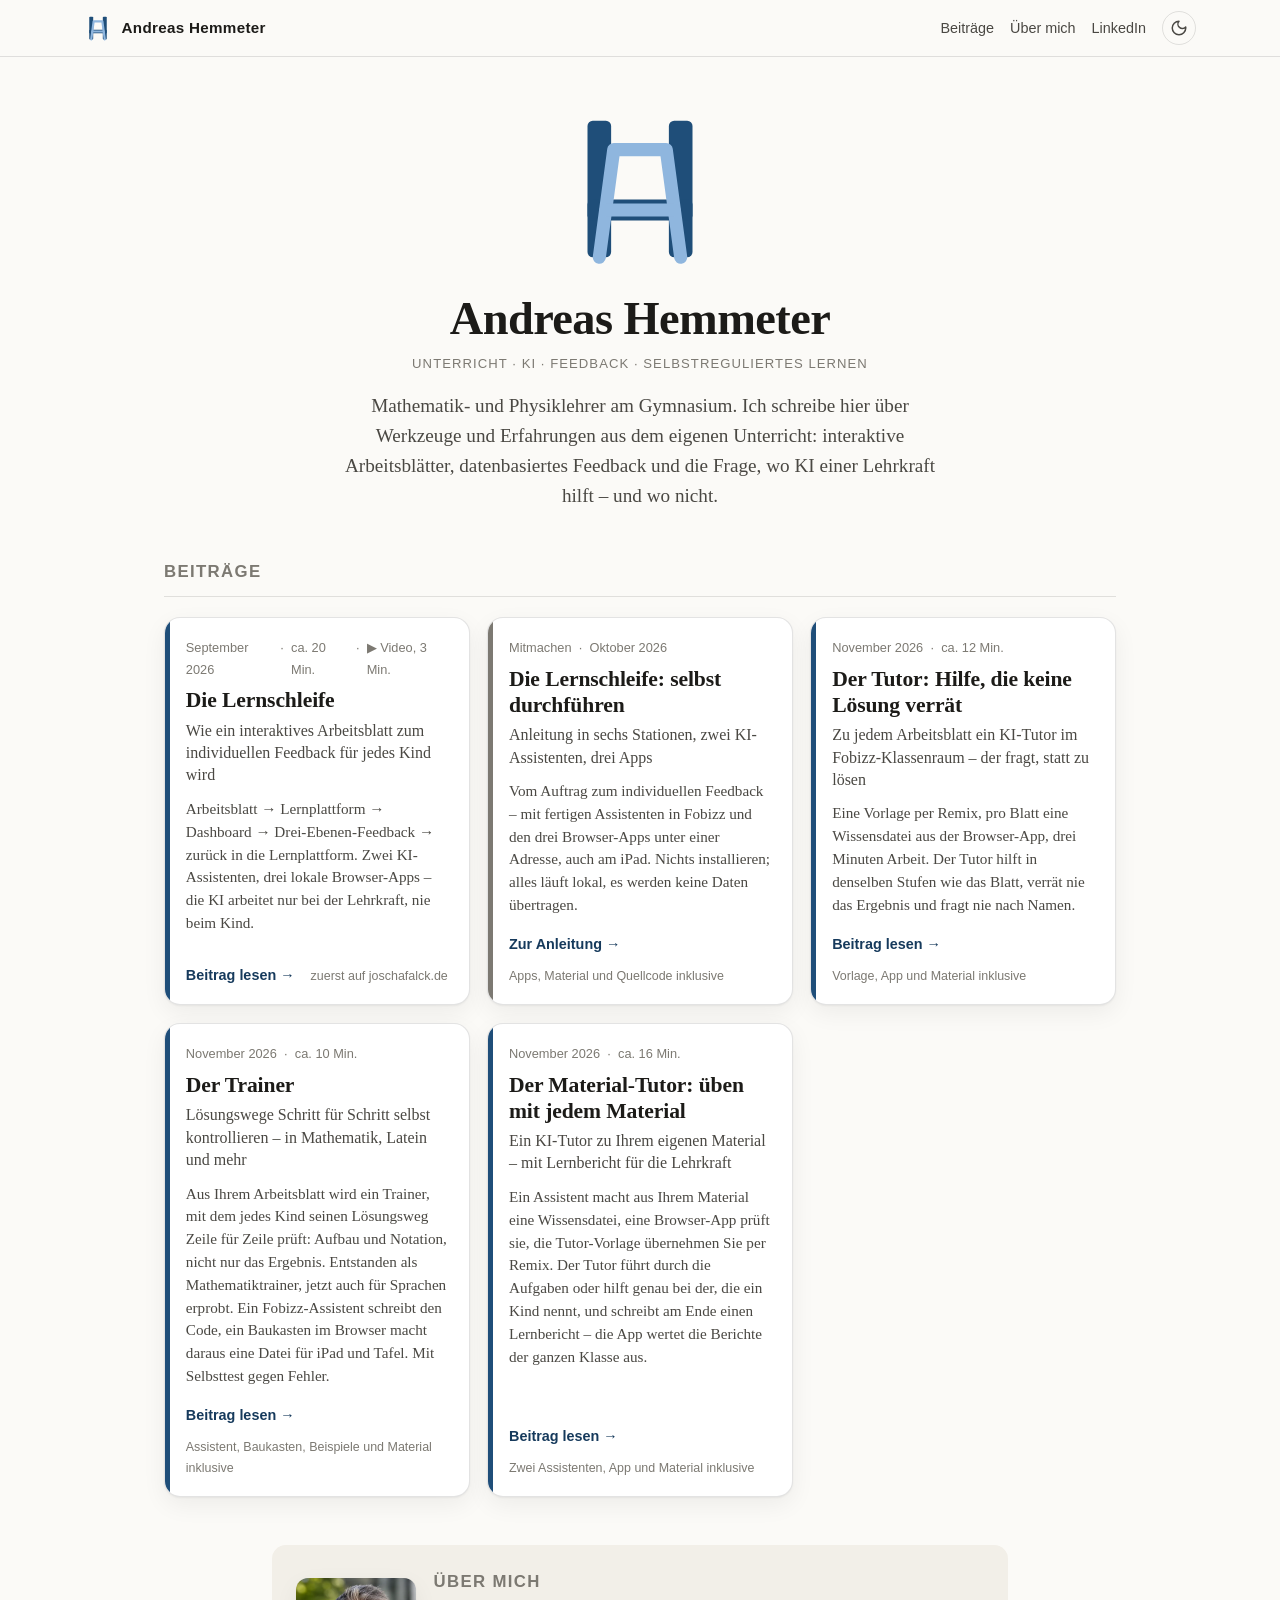
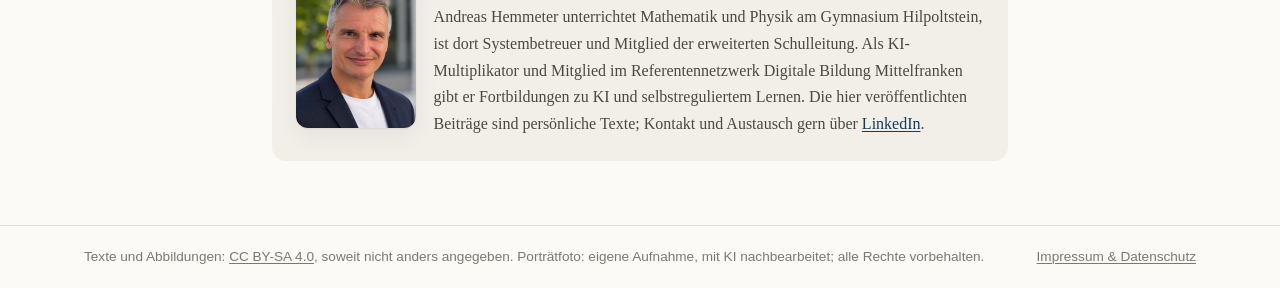
<file: index.html>
<!DOCTYPE html>
<html lang="de">
<head>
<meta charset="utf-8">
<meta name="viewport" content="width=device-width, initial-scale=1">
<title>Andreas Hemmeter – Die Lernschleife, KI und Feedback im Unterricht</title>
<meta name="description" content="Andreas Hemmeter schreibt über die Lernschleife – individuelles Feedback mit KI aus interaktiven Arbeitsblättern –, über KI im Unterricht und selbstreguliertes Lernen.">
<meta name="author" content="Andreas Hemmeter">
<meta property="og:title" content="Andreas Hemmeter – Beiträge">
<meta property="og:description" content="Texte zur Lernschleife, zu KI im Unterricht, lernwirksamem Feedback und selbstreguliertem Lernen.">
<meta property="og:type" content="website">
<link rel="canonical" href="https://andreas-hemmeter.de/">
<meta property="og:url" content="https://andreas-hemmeter.de/">
<meta property="og:site_name" content="Andreas Hemmeter">
<meta property="og:locale" content="de_DE">
<meta property="og:image" content="https://andreas-hemmeter.de/icon-512.png">
<meta property="og:image:width" content="512">
<meta property="og:image:height" content="512">
<meta property="og:image:alt" content="Logo von Andreas Hemmeter">
<meta name="twitter:card" content="summary">
<script type="application/ld+json">
{
 "@context": "https://schema.org",
 "@graph": [
  {
   "@type": "WebSite",
   "@id": "https://andreas-hemmeter.de/#website",
   "url": "https://andreas-hemmeter.de/",
   "name": "Andreas Hemmeter",
   "inLanguage": "de",
   "publisher": {
    "@id": "https://andreas-hemmeter.de/#person"
   }
  },
  {
   "@type": "Person",
   "@id": "https://andreas-hemmeter.de/#person",
   "name": "Andreas Hemmeter",
   "url": "https://andreas-hemmeter.de/",
   "jobTitle": "Lehrer für Mathematik und Physik",
   "worksFor": {
    "@type": "EducationalOrganization",
    "name": "Gymnasium Hilpoltstein"
   },
   "sameAs": [
    "https://www.linkedin.com/in/andreas-hemmeter-46641b86",
    "https://github.com/andy-unclesam"
   ],
   "image": "https://andreas-hemmeter.de/bilder/andreas-hemmeter.jpg"
  }
 ]
}
</script>
<meta name="color-scheme" content="light dark">
<link rel="icon" href="/favicon.svg" type="image/svg+xml">
<link rel="icon" href="/favicon-32.png" sizes="32x32" type="image/png">
<link rel="apple-touch-icon" href="/apple-touch-icon.png">
<link rel="stylesheet" href="stil.css">
</head>
<body>

<header class="kopf">
  <div class="kopf-inner">
    <a class="marke" href="./"><svg class="logo" viewBox="0 0 64 64" aria-hidden="true" focusable="false"><g class="h"><rect x="12" y="6" width="9" height="52" rx="2"/><rect x="43" y="6" width="9" height="52" rx="2"/><rect x="12" y="36" width="40" height="8" rx="2"/></g><g class="a" fill="none" stroke-width="5" stroke-linecap="round" stroke-linejoin="round"><path d="M16.5 58 L22 17 H42 L47.5 58"/><path d="M19 40 H45"/></g></svg><span>Andreas Hemmeter</span></a>
    <nav class="kopf-nav" aria-label="Seite">
      <a href="#beitraege">Beiträge</a>
      <a href="#ueber">Über mich</a>
      <a href="https://www.linkedin.com/in/andreas-hemmeter-46641b86" rel="me noopener" target="_blank">LinkedIn</a>
      <button type="button" class="theme" id="theme" aria-label="Hell/Dunkel umschalten" title="Hell/Dunkel umschalten">
        <svg width="18" height="18" viewBox="0 0 24 24" fill="none" stroke="currentColor" stroke-width="2" stroke-linecap="round" stroke-linejoin="round" aria-hidden="true"><path d="M12 3a9 9 0 1 0 9 9c0-.5 0-1-.1-1.4A5.5 5.5 0 0 1 12 3z"/></svg>
      </button>
    </nav>
  </div>
</header>

<main class="seite">

  <section class="hero">
    <div class="hero-logo" aria-hidden="true"><svg class="logo" viewBox="0 0 64 64" aria-hidden="true" focusable="false"><g class="h"><rect x="12" y="6" width="9" height="52" rx="2"/><rect x="43" y="6" width="9" height="52" rx="2"/><rect x="12" y="36" width="40" height="8" rx="2"/></g><g class="a" fill="none" stroke-width="5" stroke-linecap="round" stroke-linejoin="round"><path d="M16.5 58 L22 17 H42 L47.5 58"/><path d="M19 40 H45"/></g></svg></div>
    <h1 class="hero-name">Andreas Hemmeter</h1>
    <p class="kicker">Unterricht · KI · Feedback · selbstreguliertes Lernen</p>
    <p class="untertitel">Mathematik- und Physiklehrer am Gymnasium. Ich schreibe hier über Werkzeuge und Erfahrungen aus dem eigenen Unterricht: interaktive Arbeitsblätter, datenbasiertes Feedback und die Frage, wo KI einer Lehrkraft hilft – und wo nicht.</p>
  </section>

  <section id="beitraege" class="beitraege" aria-labelledby="beitraege-titel">
    <h2 id="beitraege-titel">Beiträge</h2>
    <div class="kacheln">

      <!-- ── Neuer Beitrag: diesen <a class="kachel">-Block kopieren und unten anfügen (chronologisch, ältester zuerst) ── -->
      <a class="kachel" href="Lernschleife/">
        <p class="kachel-meta"><time datetime="2026-09">September 2026</time><span aria-hidden="true">·</span><span>ca. 20 Min.</span><span aria-hidden="true">·</span><span>▶ Video, 3 Min.</span></p>
        <h3>Die Lernschleife</h3>
        <p class="kachel-unter">Wie ein interaktives Arbeitsblatt zum individuellen Feedback für jedes Kind wird</p>
        <p class="kachel-text">Arbeitsblatt → Lernplattform → Dashboard → Drei-Ebenen-Feedback → zurück in die Lernplattform. Zwei KI-Assistenten, drei lokale Browser-Apps – die KI arbeitet nur bei der Lehrkraft, nie beim Kind.</p>
        <p class="kachel-link"><span>Beitrag lesen →</span><span class="kachel-quelle">zuerst auf joschafalck.de</span></p>
      </a>
      <!-- ── Ende Beitrag ── -->

      <a class="kachel werkzeug" href="Lernschleife/anleitung/">
        <p class="kachel-meta"><span>Mitmachen</span><span aria-hidden="true">·</span><time datetime="2026-10">Oktober 2026</time></p>
        <h3>Die Lernschleife: selbst durchführen</h3>
        <p class="kachel-unter">Anleitung in sechs Stationen, zwei KI-Assistenten, drei Apps</p>
        <p class="kachel-text">Vom Auftrag zum individuellen Feedback – mit fertigen Assistenten in Fobizz und den drei Browser-Apps unter einer Adresse, auch am iPad. Nichts installieren; alles läuft lokal, es werden keine Daten übertragen.</p>
        <p class="kachel-link"><span>Zur Anleitung →</span><span class="kachel-quelle">Apps, Material und Quellcode inklusive</span></p>
      </a>
      <!-- ── Ende Beitrag ── -->

      <a class="kachel" href="Lernschleife/tutor/">
        <p class="kachel-meta"><time datetime="2026-11">November 2026</time><span aria-hidden="true">·</span><span>ca. 12 Min.</span></p>
        <h3>Der Tutor: Hilfe, die keine Lösung verrät</h3>
        <p class="kachel-unter">Zu jedem Arbeitsblatt ein KI-Tutor im Fobizz-Klassenraum – der fragt, statt zu lösen</p>
        <p class="kachel-text">Eine Vorlage per Remix, pro Blatt eine Wissensdatei aus der Browser-App, drei Minuten Arbeit. Der Tutor hilft in denselben Stufen wie das Blatt, verrät nie das Ergebnis und fragt nie nach Namen.</p>
        <p class="kachel-link"><span>Beitrag lesen →</span><span class="kachel-quelle">Vorlage, App und Material inklusive</span></p>
      </a>
      <!-- ── Ende Beitrag ── -->

      <a class="kachel" href="Trainer/">
        <p class="kachel-meta"><time datetime="2026-11">November 2026</time><span aria-hidden="true">·</span><span>ca. 10 Min.</span></p>
        <h3>Der Trainer</h3>
        <p class="kachel-unter">Lösungswege Schritt für Schritt selbst kontrollieren – in Mathematik, Latein und mehr</p>
        <p class="kachel-text">Aus Ihrem Arbeitsblatt wird ein Trainer, mit dem jedes Kind seinen Lösungsweg Zeile für Zeile prüft: Aufbau und Notation, nicht nur das Ergebnis. Entstanden als Mathematiktrainer, jetzt auch für Sprachen erprobt. Ein Fobizz-Assistent schreibt den Code, ein Baukasten im Browser macht daraus eine Datei für iPad und Tafel. Mit Selbsttest gegen Fehler.</p>
        <p class="kachel-link"><span>Beitrag lesen →</span><span class="kachel-quelle">Assistent, Baukasten, Beispiele und Material inklusive</span></p>
      </a>
      <!-- ── Ende Beitrag ── -->

      <a class="kachel" href="Material-Tutor/">
        <p class="kachel-meta"><time datetime="2026-11">November 2026</time><span aria-hidden="true">·</span><span>ca. 16 Min.</span></p>
        <h3>Der Material-Tutor: üben mit jedem Material</h3>
        <p class="kachel-unter">Ein KI-Tutor zu Ihrem eigenen Material – mit Lernbericht für die Lehrkraft</p>
        <p class="kachel-text">Ein Assistent macht aus Ihrem Material eine Wissensdatei, eine Browser-App prüft sie, die Tutor-Vorlage übernehmen Sie per Remix. Der Tutor führt durch die Aufgaben oder hilft genau bei der, die ein Kind nennt, und schreibt am Ende einen Lernbericht – die App wertet die Berichte der ganzen Klasse aus.</p>
        <p class="kachel-link"><span>Beitrag lesen →</span><span class="kachel-quelle">Zwei Assistenten, App und Material inklusive</span></p>
      </a>
      <!-- ── Ende Beitrag ── -->

    </div>
  </section>

  <section id="ueber" class="ueber" aria-labelledby="ueber-titel">
    <picture class="portrait">
      <source srcset="bilder/andreas-hemmeter.webp" type="image/webp">
      <img src="bilder/andreas-hemmeter.jpg" width="480" height="600" alt="Porträt von Andreas Hemmeter" loading="lazy" decoding="async">
    </picture>
    <div>
      <h2 id="ueber-titel">Über mich</h2>
      <p>Andreas Hemmeter unterrichtet Mathematik und Physik am Gymnasium Hilpoltstein, ist dort Systembetreuer und Mitglied der erweiterten Schulleitung. Als KI-Multiplikator und Mitglied im Referentennetzwerk Digitale Bildung Mittelfranken gibt er Fortbildungen zu KI und selbstreguliertem Lernen. Die hier veröffentlichten Beiträge sind persönliche Texte; Kontakt und Austausch gern über <a href="https://www.linkedin.com/in/andreas-hemmeter-46641b86" rel="me noopener" target="_blank">LinkedIn</a>.</p>
    </div>
  </section>

</main>

<footer class="fuss">
  <div class="fuss-inner">
    <span>Texte und Abbildungen: <a href="https://creativecommons.org/licenses/by-sa/4.0/deed.de" rel="license noopener" target="_blank">CC BY-SA 4.0</a>, soweit nicht anders angegeben. Porträtfoto: eigene Aufnahme, mit KI nachbearbeitet; alle Rechte vorbehalten.</span>
    <span><a href="impressum.html">Impressum &amp; Datenschutz</a></span>
  </div>
</footer>

<script>
(function () {
  var root = document.documentElement, btn = document.getElementById('theme');
  var t; try { t = localStorage.getItem('theme'); } catch (e) {}
  if (t === 'dark' || t === 'light') root.setAttribute('data-theme', t);
  btn.addEventListener('click', function () {
    var dunkel = root.getAttribute('data-theme') === 'dark' ||
      (!root.getAttribute('data-theme') && window.matchMedia('(prefers-color-scheme: dark)').matches);
    var neu = dunkel ? 'light' : 'dark';
    root.setAttribute('data-theme', neu);
    try { localStorage.setItem('theme', neu); } catch (e) {}
  });
})();
</script>
</body>
</html>
</file>
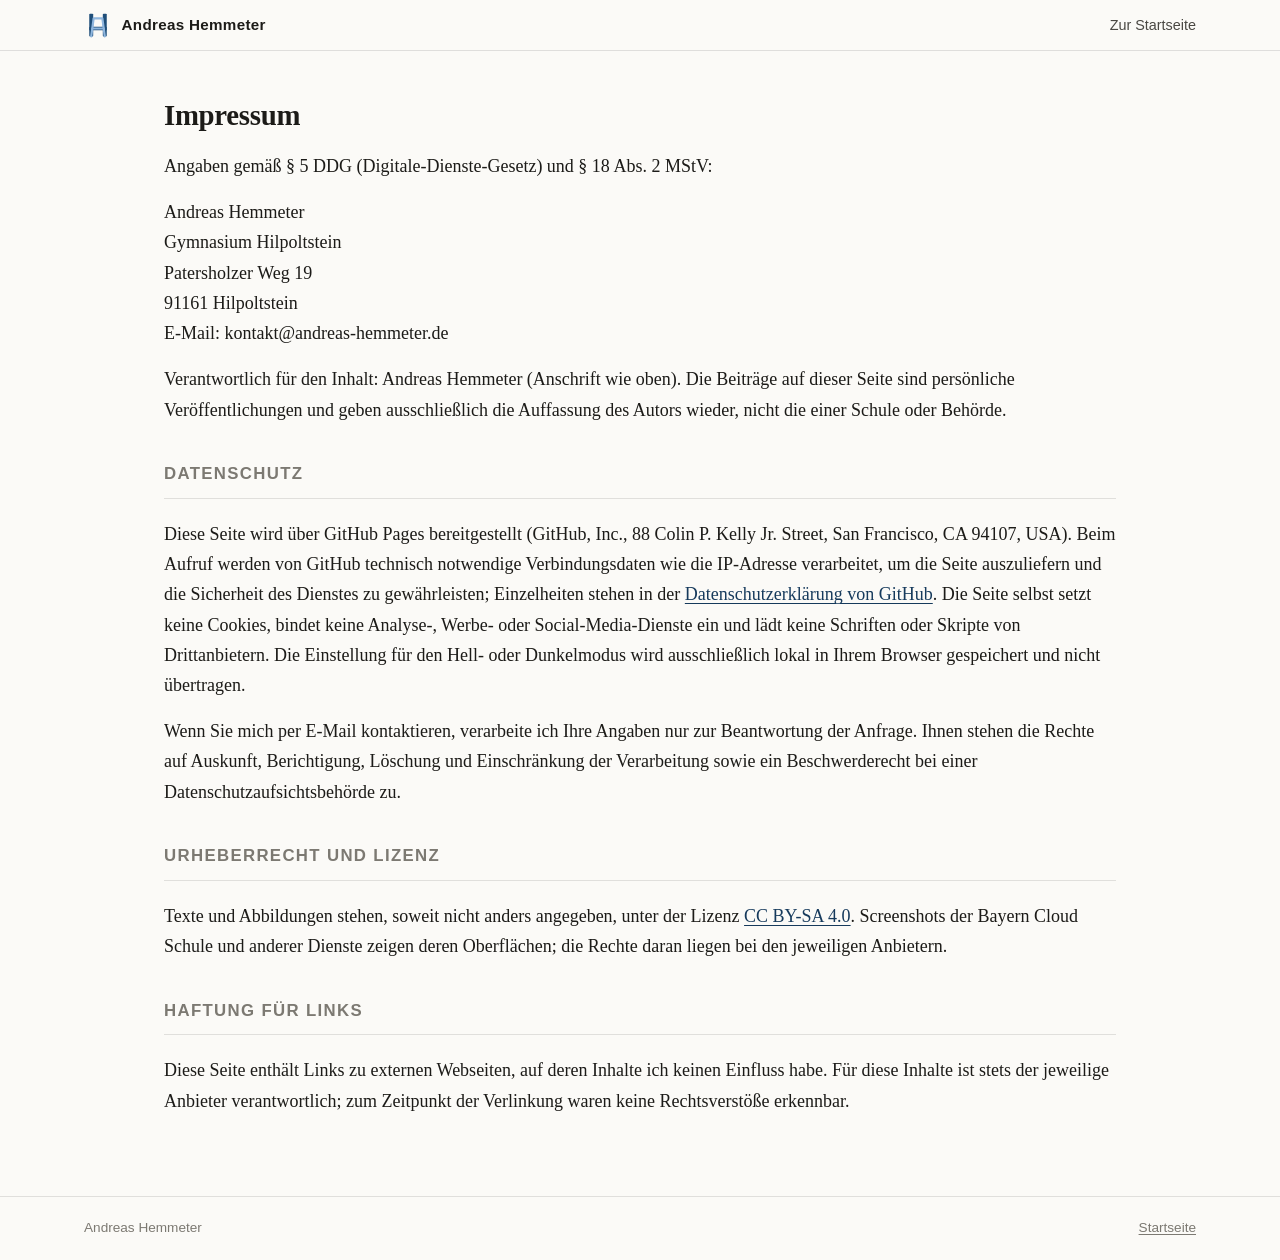
<file: impressum.html>
<!DOCTYPE html>
<html lang="de">
<head>
<meta charset="utf-8">
<meta name="viewport" content="width=device-width, initial-scale=1">
<title>Impressum & Datenschutz – Andreas Hemmeter</title>
<meta name="robots" content="noindex">
<meta name="color-scheme" content="light dark">
<link rel="icon" href="/favicon.svg" type="image/svg+xml">
<link rel="icon" href="/favicon-32.png" sizes="32x32" type="image/png">
<link rel="apple-touch-icon" href="/apple-touch-icon.png">
<link rel="stylesheet" href="stil.css">
</head>
<body>
<header class="kopf">
  <div class="kopf-inner">
    <a class="marke" href="./"><svg class="logo" viewBox="0 0 64 64" aria-hidden="true" focusable="false"><g class="h"><rect x="12" y="6" width="9" height="52" rx="2"/><rect x="43" y="6" width="9" height="52" rx="2"/><rect x="12" y="36" width="40" height="8" rx="2"/></g><g class="a" fill="none" stroke-width="5" stroke-linecap="round" stroke-linejoin="round"><path d="M16.5 58 L22 17 H42 L47.5 58"/><path d="M19 40 H45"/></g></svg><span>Andreas Hemmeter</span></a>
    <nav class="kopf-nav" aria-label="Seite"><a href="./">Zur Startseite</a></nav>
  </div>
</header>

<main class="seite rechtlich">
  <h1>Impressum</h1>
  <p>Angaben gemäß § 5 DDG (Digitale-Dienste-Gesetz) und § 18 Abs. 2 MStV:</p>
  <address>
    Andreas Hemmeter<br>
   Gymnasium Hilpoltstein<br>
      Patersholzer Weg 19<br>
    91161 Hilpoltstein<br>
    E-Mail: kontakt@andreas-hemmeter.de
  </address>
  <p>Verantwortlich für den Inhalt: Andreas Hemmeter (Anschrift wie oben). Die Beiträge auf dieser Seite sind persönliche Veröffentlichungen und geben ausschließlich die Auffassung des Autors wieder, nicht die einer Schule oder Behörde.</p>

  <h2>Datenschutz</h2>
  <p>Diese Seite wird über GitHub Pages bereitgestellt (GitHub, Inc., 88 Colin P. Kelly Jr. Street, San Francisco, CA 94107, USA). Beim Aufruf werden von GitHub technisch notwendige Verbindungsdaten wie die IP-Adresse verarbeitet, um die Seite auszuliefern und die Sicherheit des Dienstes zu gewährleisten; Einzelheiten stehen in der <a href="https://docs.github.com/de/site-policy/privacy-policies/github-general-privacy-statement" rel="noopener" target="_blank">Datenschutzerklärung von GitHub</a>. Die Seite selbst setzt keine Cookies, bindet keine Analyse-, Werbe- oder Social-Media-Dienste ein und lädt keine Schriften oder Skripte von Drittanbietern. Die Einstellung für den Hell- oder Dunkelmodus wird ausschließlich lokal in Ihrem Browser gespeichert und nicht übertragen.</p>
  <p>Wenn Sie mich per E-Mail kontaktieren, verarbeite ich Ihre Angaben nur zur Beantwortung der Anfrage. Ihnen stehen die Rechte auf Auskunft, Berichtigung, Löschung und Einschränkung der Verarbeitung sowie ein Beschwerderecht bei einer Datenschutzaufsichtsbehörde zu.</p>

  <h2>Urheberrecht und Lizenz</h2>
  <p>Texte und Abbildungen stehen, soweit nicht anders angegeben, unter der Lizenz <a href="https://creativecommons.org/licenses/by-sa/4.0/deed.de" rel="license noopener" target="_blank">CC BY-SA 4.0</a>. Screenshots der Bayern Cloud Schule und anderer Dienste zeigen deren Oberflächen; die Rechte daran liegen bei den jeweiligen Anbietern.</p>

  <h2>Haftung für Links</h2>
  <p>Diese Seite enthält Links zu externen Webseiten, auf deren Inhalte ich keinen Einfluss habe. Für diese Inhalte ist stets der jeweilige Anbieter verantwortlich; zum Zeitpunkt der Verlinkung waren keine Rechtsverstöße erkennbar.</p>
</main>

<footer class="fuss">
  <div class="fuss-inner">
    <span>Andreas Hemmeter</span>
    <span><a href="./">Startseite</a></span>
  </div>
</footer>
</body>
</html>
</file>
<file: stil.css>
/* ───────── andreas-hemmeter.de · Startseite ───────── */
:root {
  --bg: #fbfaf7; --bg-2: #f2efe8; --ink: #1c1b18; --ink-2: #4a4843; --ink-3: #7c7972;
  --line: rgba(28,27,24,0.12); --accent: #1f4e79; --accent-soft: rgba(31,78,121,0.09); --accent-ink: #163a5c;
  --card: #ffffff; --shadow: 0 1px 2px rgba(0,0,0,0.05), 0 8px 24px rgba(0,0,0,0.06);
  --serif: "Iowan Old Style", "Palatino Linotype", "Book Antiqua", Palatino, "Charter", "Georgia", serif;
  --sans: -apple-system, BlinkMacSystemFont, "Segoe UI", Roboto, "Helvetica Neue", Arial, sans-serif;
  --measure: 46rem;
}
:root[data-theme="dark"] {
  --bg: #16171a; --bg-2: #1e2024; --ink: #ebe8e1; --ink-2: #c3bfb6; --ink-3: #8c8981;
  --line: rgba(235,232,225,0.14); --accent: #8fb6de; --accent-soft: rgba(143,182,222,0.12); --accent-ink: #b7d2ee;
  --card: #1e2024; --shadow: 0 1px 2px rgba(0,0,0,0.4), 0 10px 30px rgba(0,0,0,0.45);
}
@media (prefers-color-scheme: dark) {
  :root:not([data-theme="light"]) {
    --bg: #16171a; --bg-2: #1e2024; --ink: #ebe8e1; --ink-2: #c3bfb6; --ink-3: #8c8981;
    --line: rgba(235,232,225,0.14); --accent: #8fb6de; --accent-soft: rgba(143,182,222,0.12); --accent-ink: #b7d2ee;
    --card: #1e2024; --shadow: 0 1px 2px rgba(0,0,0,0.4), 0 10px 30px rgba(0,0,0,0.45);
  }
}
* { box-sizing: border-box; }
html { scroll-behavior: smooth; -webkit-text-size-adjust: 100%; }
body { margin: 0; background: var(--bg); color: var(--ink); font-family: var(--serif); font-size: 1.125rem; line-height: 1.68; -webkit-font-smoothing: antialiased; min-height: 100vh; display: flex; flex-direction: column; }
a { color: var(--accent-ink); text-decoration-thickness: 1px; text-underline-offset: 0.14em; }
a:hover { color: var(--accent); }
button { font: inherit; }

.kopf { position: sticky; top: 0; z-index: 40; background: color-mix(in srgb, var(--bg) 88%, transparent); backdrop-filter: saturate(1.2) blur(10px); border-bottom: 1px solid var(--line); }
.kopf-inner { max-width: 72rem; margin: 0 auto; padding: 0.7rem 1.25rem; display: flex; align-items: center; justify-content: space-between; gap: 1rem; }
.marke { font-family: var(--sans); font-weight: 600; letter-spacing: 0.02em; text-decoration: none; color: var(--ink); font-size: 0.95rem; }
.kopf-nav { display: flex; align-items: center; gap: 1rem; font-family: var(--sans); font-size: 0.9rem; }
.kopf-nav a { text-decoration: none; color: var(--ink-2); }
.kopf-nav a:hover { color: var(--accent); }
.theme { background: none; border: 1px solid var(--line); border-radius: 999px; width: 34px; height: 34px; display: inline-flex; align-items: center; justify-content: center; color: var(--ink-2); cursor: pointer; }
.theme:hover { color: var(--accent); border-color: var(--accent); }

.seite { max-width: var(--measure); margin: 0 auto; padding: 0 1.25rem 4rem; width: 100%; flex: 1; }
.hero { margin: 3rem 0 3rem; text-align: center; display: flex; flex-direction: column; align-items: center; }
.hero-logo { width: clamp(120px, 22vw, 168px); height: auto; margin-bottom: 1.2rem; }
.hero-logo .logo { width: 100%; height: auto; }
.hero-name { font-weight: 600; font-size: clamp(2rem, 4.6vw, 2.9rem); letter-spacing: -0.012em; margin: 0 0 0.6rem; line-height: 1.1; }
.hero .kicker { margin-bottom: 1rem; }
.hero .untertitel { max-width: 38rem; }
.intro { margin: 3.5rem 0 3rem; }
.kicker { font-family: var(--sans); font-size: 0.82rem; letter-spacing: 0.08em; text-transform: uppercase; color: var(--ink-3); margin: 0 0 1rem; }
h1 { font-weight: 600; font-size: clamp(1.7rem, 3.4vw, 2.4rem); line-height: 1.18; letter-spacing: -0.01em; margin: 0 0 1.1rem; }
.seite { max-width: 62rem; }
.untertitel { font-size: 1.2rem; line-height: 1.55; color: var(--ink-2); margin: 0; }
h2 { font-weight: 600; font-size: 1.05rem; font-family: var(--sans); letter-spacing: 0.08em; text-transform: uppercase; color: var(--ink-3); margin: 0 0 1.25rem; padding-bottom: 0.6rem; border-bottom: 1px solid var(--line); }

.beitrag { padding: 0.25rem 0 1.75rem; margin-bottom: 1.75rem; border-bottom: 1px solid var(--line); }
.beitrag:last-of-type { border-bottom: 0; }
.beitrag-meta { font-family: var(--sans); font-size: 0.85rem; color: var(--ink-3); display: flex; flex-wrap: wrap; gap: 0.5rem; margin: 0 0 0.5rem; }
.beitrag h3 { font-size: 1.5rem; line-height: 1.25; font-weight: 600; margin: 0 0 0.8rem; letter-spacing: -0.005em; }
.beitrag h3 a { text-decoration: none; color: var(--ink); }
.beitrag h3 a:hover { color: var(--accent); }
.beitrag p { margin: 0 0 0.8rem; color: var(--ink-2); }
.beitrag-link { font-family: var(--sans); font-size: 0.95rem; }
.beitrag-link a { text-decoration: none; font-weight: 600; }

.ueber { display: flex; gap: 1.1rem; align-items: flex-start; background: var(--bg-2); border-radius: 14px; padding: 1.4rem 1.5rem; margin-top: 3rem; font-size: 1rem; color: var(--ink-2); }
.ueber h2 { border: 0; padding: 0; margin: 0 0 0.5rem; }
.ueber p { margin: 0; }
.ueber-initialen { flex-shrink: 0; width: 3rem; height: 3rem; border-radius: 50%; background: var(--accent); color: #fff; font-family: var(--sans); font-weight: 700; display: flex; align-items: center; justify-content: center; letter-spacing: 0.04em; }

.fuss { border-top: 1px solid var(--line); font-family: var(--sans); font-size: 0.85rem; color: var(--ink-3); }
.fuss-inner { max-width: 72rem; margin: 0 auto; padding: 1.25rem; display: flex; justify-content: space-between; gap: 1rem; flex-wrap: wrap; }
.fuss a { color: inherit; }

/* Impressum-Seite */
.rechtlich h1 { font-size: 1.8rem; margin-top: 3rem; }
.rechtlich h2 { margin-top: 2.2rem; }
.rechtlich p, .rechtlich address { margin: 0 0 1rem; font-style: normal; }
.platzhalter { background: rgba(232,113,10,0.15); border-radius: 4px; padding: 0 0.3rem; }

/* Logo */
:root { --logo-a: #8fb6de; }
:root[data-theme="dark"] { --logo-a: #1f4e79; }
@media (prefers-color-scheme: dark) { :root:not([data-theme="light"]) { --logo-a: #1f4e79; } }
.logo { width: 28px; height: 28px; display: block; flex-shrink: 0; }
.logo .h { fill: var(--accent); } .logo .a { stroke: var(--logo-a); }
.marke { display: inline-flex; align-items: center; gap: 0.6rem; }
.logo-kachel { width: 3rem; height: 3rem; border-radius: 12px; background: var(--accent); display: flex; align-items: center; justify-content: center; flex-shrink: 0; }
.logo-kachel .logo { width: 2.3rem; height: 2.3rem; } .logo-kachel .logo .h { fill: #fff; } .logo-kachel .logo .a { stroke: #8fb6de; }

/* Beitrags-Kacheln */
.kacheln { display: grid; grid-template-columns: repeat(auto-fill, minmax(17rem, 1fr)); gap: 1.1rem; }
.kachel { display: flex; flex-direction: column; gap: 0.35rem; background: var(--card); border: 1px solid var(--line); border-radius: 16px; padding: 1.2rem 1.3rem 1.1rem; text-decoration: none; color: inherit; box-shadow: var(--shadow); transition: transform 0.2s, box-shadow 0.2s, border-color 0.2s; position: relative; overflow: hidden; }
.kachel::before { content: ""; position: absolute; left: 0; top: 0; bottom: 0; width: 5px; background: var(--accent); }
.kachel:hover { transform: translateY(-2px); border-color: var(--accent); }
.kachel.werkzeug::before { background: var(--ink-3); }
.kachel-meta { font-family: var(--sans); font-size: 0.8rem; color: var(--ink-3); display: flex; gap: 0.45rem; margin: 0; }
.kachel h3 { font-size: 1.35rem; line-height: 1.2; font-weight: 600; margin: 0.15rem 0 0; letter-spacing: -0.005em; }
.kachel-unter { font-size: 1rem; line-height: 1.4; color: var(--ink-2); margin: 0 0 0.35rem; }
.kachel-text { font-size: 0.95rem; line-height: 1.5; color: var(--ink-2); margin: 0 0 0.6rem; flex: 1; }
.kachel-link { font-family: var(--sans); font-size: 0.9rem; font-weight: 600; color: var(--accent-ink); margin: 0; display: flex; justify-content: space-between; align-items: baseline; gap: 0.6rem; flex-wrap: wrap; }
.kachel-quelle { font-weight: 400; font-size: 0.78rem; color: var(--ink-3); }
.kachel:hover .kachel-link { color: var(--accent); }
.ueber { max-width: 46rem; margin-left: auto; margin-right: auto; }

/* Porträt im Abschnitt „Über mich“ */
.ueber { align-items: center; }
.portrait { flex-shrink: 0; display: block; width: 7.5rem; }
.portrait img { display: block; width: 100%; height: auto; aspect-ratio: 4 / 5; object-fit: cover; border-radius: 12px; box-shadow: var(--shadow); }
@media (max-width: 34rem) {
  .ueber { flex-direction: column; align-items: flex-start; }
  .portrait { width: 6.5rem; }
}
</file>
